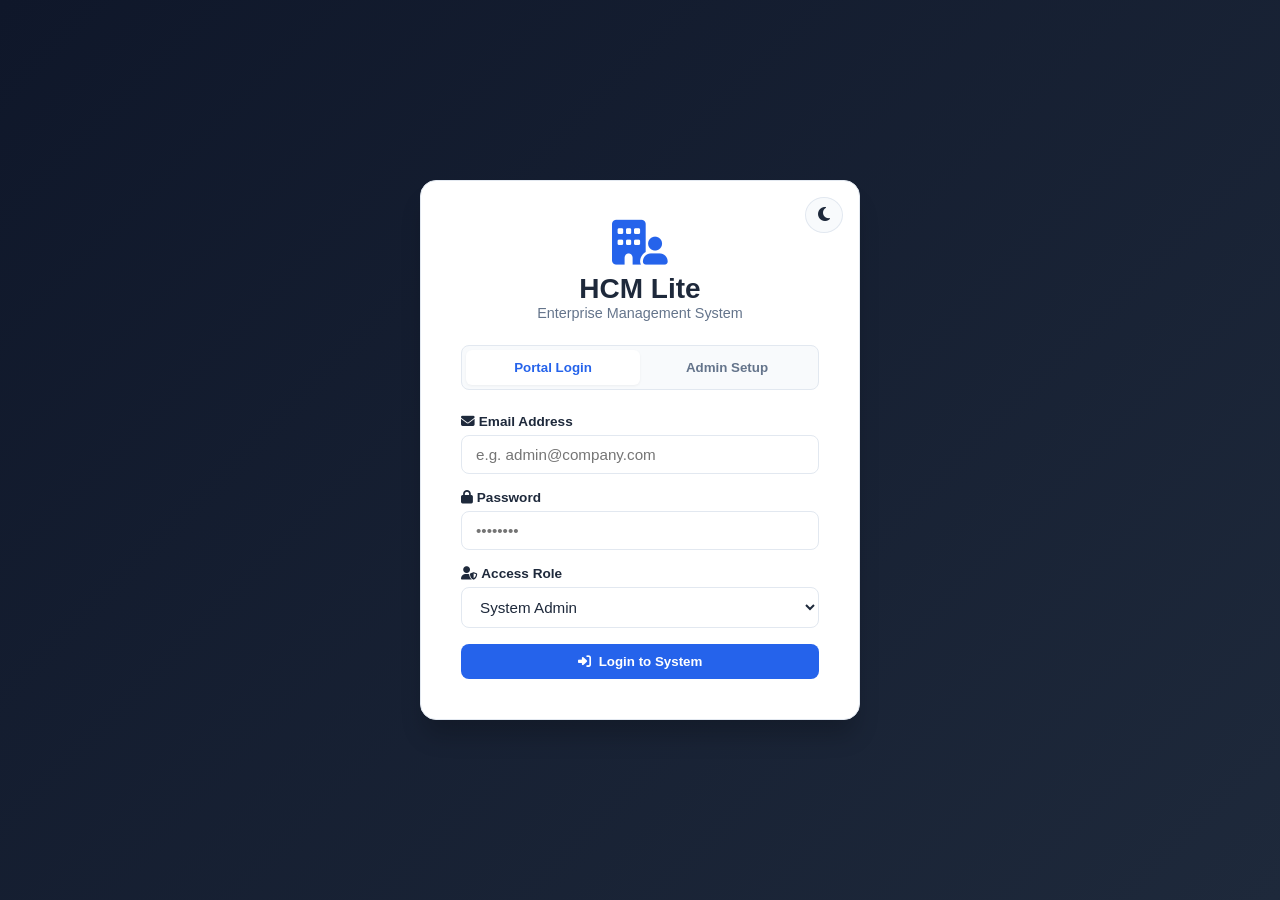
<file: index.html>
<!DOCTYPE html>
<html lang="en">
<head>
    <meta charset="UTF-8">
    <meta name="viewport" content="width=device-width, initial-scale=1.0">
    <title>HCM Lite - Login & First Run Setup</title>
    <link rel="stylesheet" href="css/style.css">
    <link rel="stylesheet" href="https://cdnjs.cloudflare.com/ajax/libs/font-awesome/6.4.0/css/all.min.css">
</head>
<body class="auth-body">
    <div class="auth-card">
        <button id="theme-toggle-btn" class="theme-toggle-fixed" title="Toggle Theme">
            <i class="fa-solid fa-moon"></i>
        </button>

        <div class="auth-header">
            <i class="fa-solid fa-building-user auth-logo"></i>
            <h1>HCM Lite</h1>
            <p>Enterprise Management System</p>
        </div>

        <div class="tab-container">
            <button class="tab-btn active" id="tab-login" onclick="switchAuthTab('login')">Portal Login</button>
            <button class="tab-btn" id="tab-setup" onclick="switchAuthTab('setup')">Admin Setup</button>
        </div>

        <form id="login-form" class="auth-form">
            <div class="form-group">
                <label><i class="fa-solid fa-envelope"></i> Email Address</label>
                <input type="email" id="login-email" placeholder="e.g. admin@company.com" required>
            </div>
            <div class="form-group">
                <label><i class="fa-solid fa-lock"></i> Password</label>
                <input type="password" id="login-password" placeholder="••••••••" required>
            </div>
            <div class="form-group">
                <label><i class="fa-solid fa-user-shield"></i> Access Role</label>
                <select id="login-role" required>
                    <option value="admin">System Admin</option>
                    <option value="hr">HR Manager</option>
                    <option value="employee">Employee</option>
                </select>
            </div>
            <button type="submit" class="btn btn-primary btn-block"><i class="fa-solid fa-right-to-bracket"></i> Login to System</button>
        </form>

        <form id="setup-form" class="auth-form hidden">
            <div class="form-group">
                <label><i class="fa-solid fa-building"></i> Company Name</label>
                <input type="text" id="setup-company" placeholder="e.g. Saylani Tech Solutions" required>
            </div>
            <div class="form-group">
                <label><i class="fa-solid fa-user"></i> Admin Full Name</label>
                <input type="text" id="setup-admin-name" placeholder="Full Name" required>
            </div>
            <div class="form-group">
                <label><i class="fa-solid fa-envelope"></i> Admin Email</label>
                <input type="email" id="setup-admin-email" placeholder="admin@company.com" required>
            </div>
            <div class="form-group">
                <label><i class="fa-solid fa-lock"></i> Master Password</label>
                <input type="password" id="setup-admin-pass" placeholder="••••••••" required>
            </div>
            <button type="submit" class="btn btn-success btn-block"><i class="fa-solid fa-gears"></i> Initialize System</button>
        </form>
    </div>

    <script src="js/storage.js"></script>
    <script src="js/theme.js"></script>
    <script src="js/auth.js"></script>
</body>
</html>
</file>
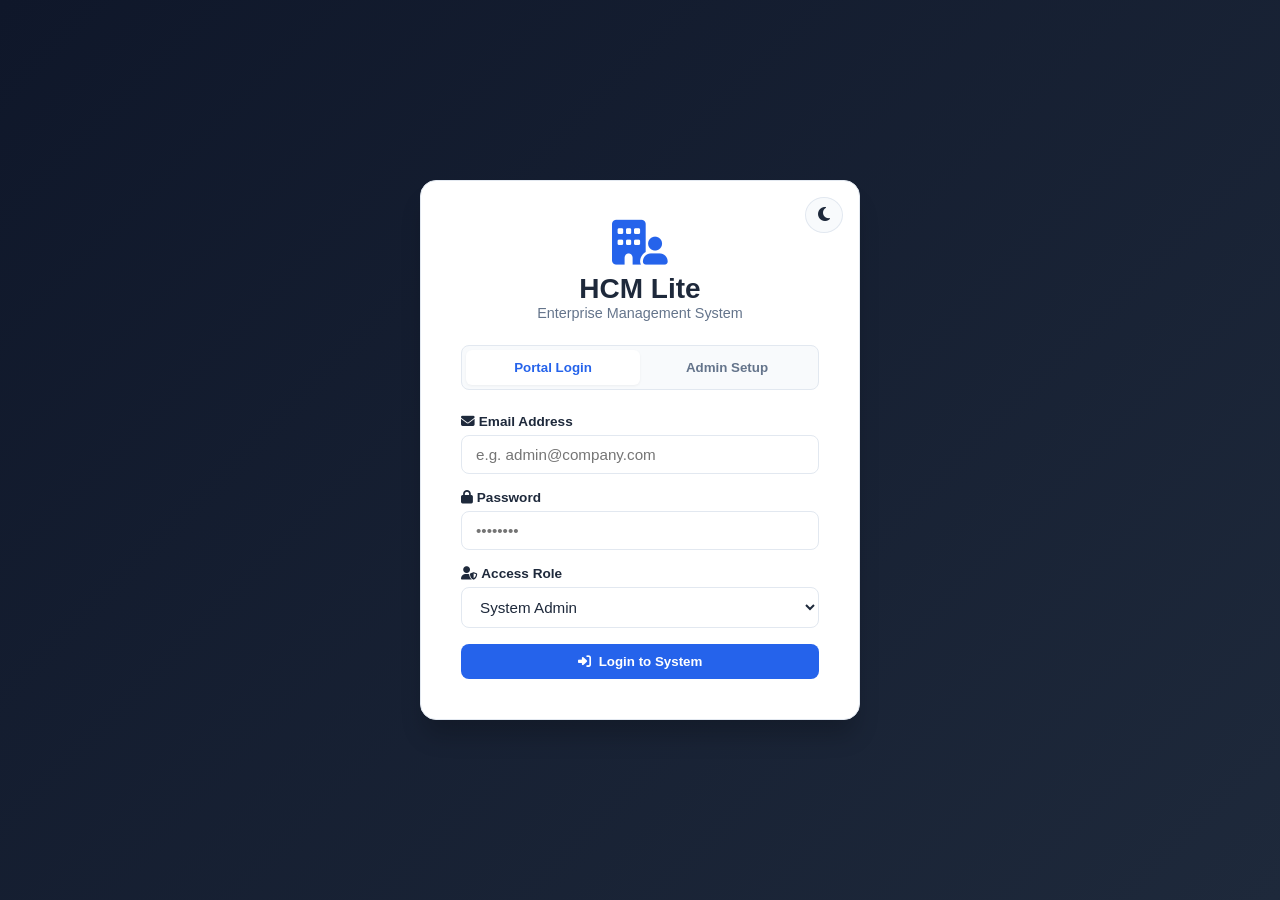
<file: pages/admin.html>
<!DOCTYPE html>
<html lang="en">
<head>
    <meta charset="UTF-8">
    <meta name="viewport" content="width=device-width, initial-scale=1.0">
    <title>Executive Control Panel - HCM Lite</title>
    <link rel="stylesheet" href="../css/style.css">
    <link rel="stylesheet" href="https://cdnjs.cloudflare.com/ajax/libs/font-awesome/6.4.0/css/all.min.css">
</head>
<body>
    <div class="dashboard-container">
        <nav class="sidebar">
            <div class="brand">
                <i class="fa-solid fa-building-user brand-icon"></i>
                <h2>HCM Lite <span class="role-badge">Admin</span></h2>
            </div>
            
            <ul class="nav-links">
                <li><a href="admin.html" class="active"><i class="fa-solid fa-chart-pie"></i> Executive Overview</a></li>
                <li><a href="employees.html"><i class="fa-solid fa-users-gear"></i> Manage HR & Staff</a></li>
                <li><a href="leaves.html"><i class="fa-solid fa-clipboard-check"></i> Leave Governance</a></li>
                <li><a href="settings.html"><i class="fa-solid fa-sliders"></i> System Settings</a></li>
            </ul>

            <div class="user-profile-summary">
                <div class="user-avatar"><i class="fa-solid fa-user-shield"></i></div>
                <div class="user-info">
                    <span id="user-display-name">Super Admin</span>
                    <small>System Administrator</small>
                </div>
                <a href="../index.html" class="logout-btn" title="Logout"><i class="fa-solid fa-arrow-right-from-bracket"></i></a>
            </div>
        </nav>

        <main class="main-content">
            <header class="top-bar">
                <div class="header-title">
                    <h1>Executive Control Panel</h1>
                    <p>Overview of HR Managers, Workforce Stats & Governance</p>
                </div>
                <div class="top-bar-right">
                    <button class="theme-toggle-btn" title="Toggle Dark/Light Mode">
                        <i class="fa-solid fa-moon"></i> <span>Dark Mode</span>
                    </button>
                    <div class="live-date">
                        <i class="fa-regular fa-calendar"></i> Today: <span id="current-date">--</span>
                    </div>
                </div>
            </header>

            <section class="cards-grid">
                <div class="card card-purple">
                    <div class="card-icon"><i class="fa-solid fa-user-gear"></i></div>
                    <div class="card-data">
                        <h3>HR Managers</h3>
                        <p id="total-hr-count">1</p>
                    </div>
                </div>
                <div class="card card-blue">
                    <div class="card-icon"><i class="fa-solid fa-users"></i></div>
                    <div class="card-data">
                        <h3>Total Employees</h3>
                        <p id="total-emp-count">5</p>
                    </div>
                </div>
                <div class="card card-green">
                    <div class="card-icon"><i class="fa-solid fa-user-check"></i></div>
                    <div class="card-data">
                        <h3>Present Today</h3>
                        <p id="present-count">4</p>
                    </div>
                </div>
                <div class="card card-orange">
                    <div class="card-icon"><i class="fa-solid fa-user-clock"></i></div>
                    <div class="card-data">
                        <h3>On Leave / Late</h3>
                        <p id="leave-late-count">1 / 0</p>
                    </div>
                </div>
            </section>

            <section class="dashboard-grid">
                <div class="panel-box">
                    <div class="panel-header">
                        <h2><i class="fa-solid fa-sitemap"></i> HR Managers & Department Control</h2>
                        <a href="employees.html" class="btn btn-primary"><i class="fa-solid fa-plus"></i> Add HR Manager</a>
                    </div>
                    <table>
                        <thead>
                            <tr>
                                <th>HR Manager</th>
                                <th>Department</th>
                                <th>Employees</th>
                                <th>Status</th>
                            </tr>
                        </thead>
                        <tbody id="hr-table-body">
                        </tbody>
                    </table>
                </div>

                <div class="panel-box smart-helper-panel">
                    <div class="panel-header">
                        <h2><i class="fa-solid fa-robot"></i> Executive AI Bot</h2>
                    </div>
                    <div id="chat-box" class="chat-container">
                        <div class="chat-message bot">
                            <i class="fa-solid fa-robot"></i>
                            <div class="msg-content">Welcome Admin! Ask me about HR status or employee records.</div>
                        </div>
                    </div>
                    <div class="chat-input-bar">
                        <input type="text" id="chat-input" placeholder="Type question...">
                        <button id="send-chat-btn" class="btn btn-primary"><i class="fa-solid fa-paper-plane"></i></button>
                    </div>
                </div>
            </section>
        </main>
    </div>

    <script src="../js/storage.js"></script>
    <script src="../js/theme.js"></script>
    <script src="../js/admin.js"></script>
    <script src="../js/helper.js"></script>
</body>
</html>
</file>
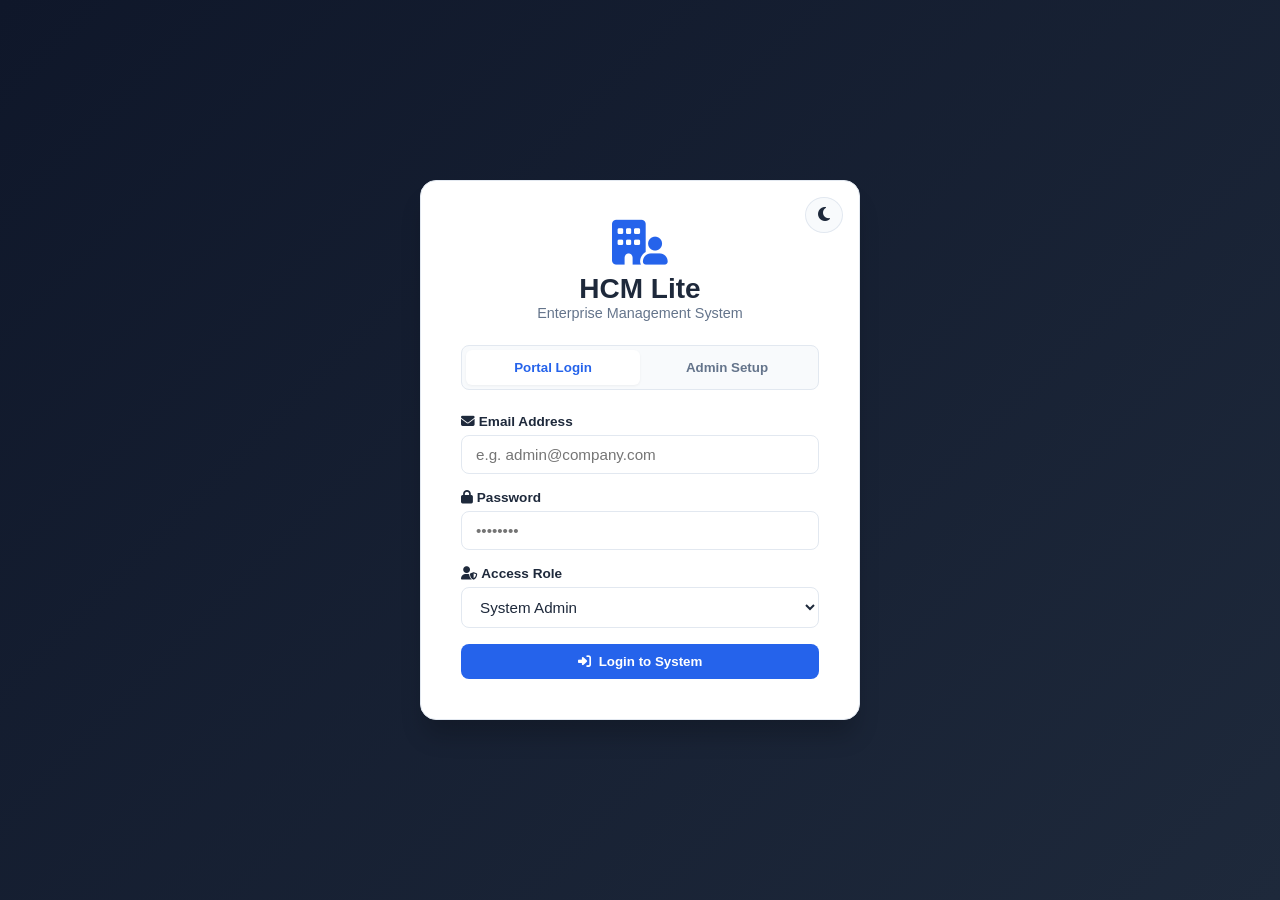
<file: pages/employee.html>
<!DOCTYPE html>
<html lang="en">
<head>
    <meta charset="UTF-8">
    <meta name="viewport" content="width=device-width, initial-scale=1.0">
    <title>Employee Portal - HCM Lite</title>
    <link rel="stylesheet" href="../css/style.css">
    <link rel="stylesheet" href="https://cdnjs.cloudflare.com/ajax/libs/font-awesome/6.4.0/css/all.min.css">
</head>
<body>
    <div class="dashboard-container">
        <nav class="sidebar">
            <div class="brand">
                <i class="fa-solid fa-building-user brand-icon"></i>
                <h2>HCM Lite <span class="role-badge">Staff</span></h2>
            </div>
            <ul class="nav-links">
                <li><a href="employee.html" class="active"><i class="fa-solid fa-house-user"></i> My Portal</a></li>
                <li><a href="payslip.html"><i class="fa-solid fa-file-invoice-dollar"></i> My Payslip</a></li>
            </ul>
            <div class="user-profile-summary">
                <div class="user-avatar"><i class="fa-solid fa-user"></i></div>
                <div class="user-info">
                    <span id="emp-portal-name">Employee</span>
                    <small id="emp-portal-dept">Department</small>
                </div>
                <a href="../index.html" class="logout-btn"><i class="fa-solid fa-arrow-right-from-bracket"></i></a>
            </div>
        </nav>

        <main class="main-content">
            <header class="top-bar">
                <div class="header-title">
                    <h1>Employee Self-Service</h1>
                    <p>Mark daily attendance and apply for leaves</p>
                </div>
                <div class="top-bar-right">
                    <button class="theme-toggle-btn" title="Toggle Dark/Light Mode">
                        <i class="fa-solid fa-moon"></i> <span>Dark Mode</span>
                    </button>
                </div>
            </header>

            <div class="cards-grid">
                <div class="card card-blue">
                    <div class="card-icon"><i class="fa-solid fa-clock"></i></div>
                    <div class="card-data">
                        <h3>Attendance Status</h3>
                        <p id="today-status">Not Checked In</p>
                    </div>
                </div>
                <div class="card card-green">
                    <div class="card-icon"><i class="fa-solid fa-umbrella-beach"></i></div>
                    <div class="card-data">
                        <h3>Leave Balance</h3>
                        <p id="leave-balance-count">12 Days</p>
                    </div>
                </div>
            </div>

            <div class="dashboard-grid">
                <div class="panel-box">
                    <div class="panel-header">
                        <h2><i class="fa-solid fa-camera"></i> Attendance Check-In / Out</h2>
                    </div>
                    <p style="margin-bottom: 16px; color: var(--text-muted);">Simulated office zone camera detection.</p>
                    <div style="display: flex; gap: 12px;">
                        <button id="checkin-btn" class="btn btn-success"><i class="fa-solid fa-right-to-bracket"></i> Check In</button>
                        <button id="checkout-btn" class="btn btn-danger"><i class="fa-solid fa-right-from-bracket"></i> Check Out</button>
                    </div>
                </div>

                <div class="panel-box">
                    <div class="panel-header">
                        <h2><i class="fa-solid fa-pen-to-square"></i> Apply Leave</h2>
                    </div>
                    <form id="apply-leave-form">
                        <div class="form-group">
                            <label>From Date</label>
                            <input type="date" id="leave-from" required>
                        </div>
                        <div class="form-group">
                            <label>To Date</label>
                            <input type="date" id="leave-to" required>
                        </div>
                        <div class="form-group">
                            <label>Reason</label>
                            <input type="text" id="leave-reason" placeholder="Sick / Family Event" required>
                        </div>
                        <button type="submit" class="btn btn-primary btn-block">Submit Application</button>
                    </form>
                </div>
            </div>
        </main>
    </div>

    <script src="../js/storage.js"></script>
    <script src="../js/theme.js"></script>
    <script src="../js/employee.js"></script>
</body>
</html>
</file>
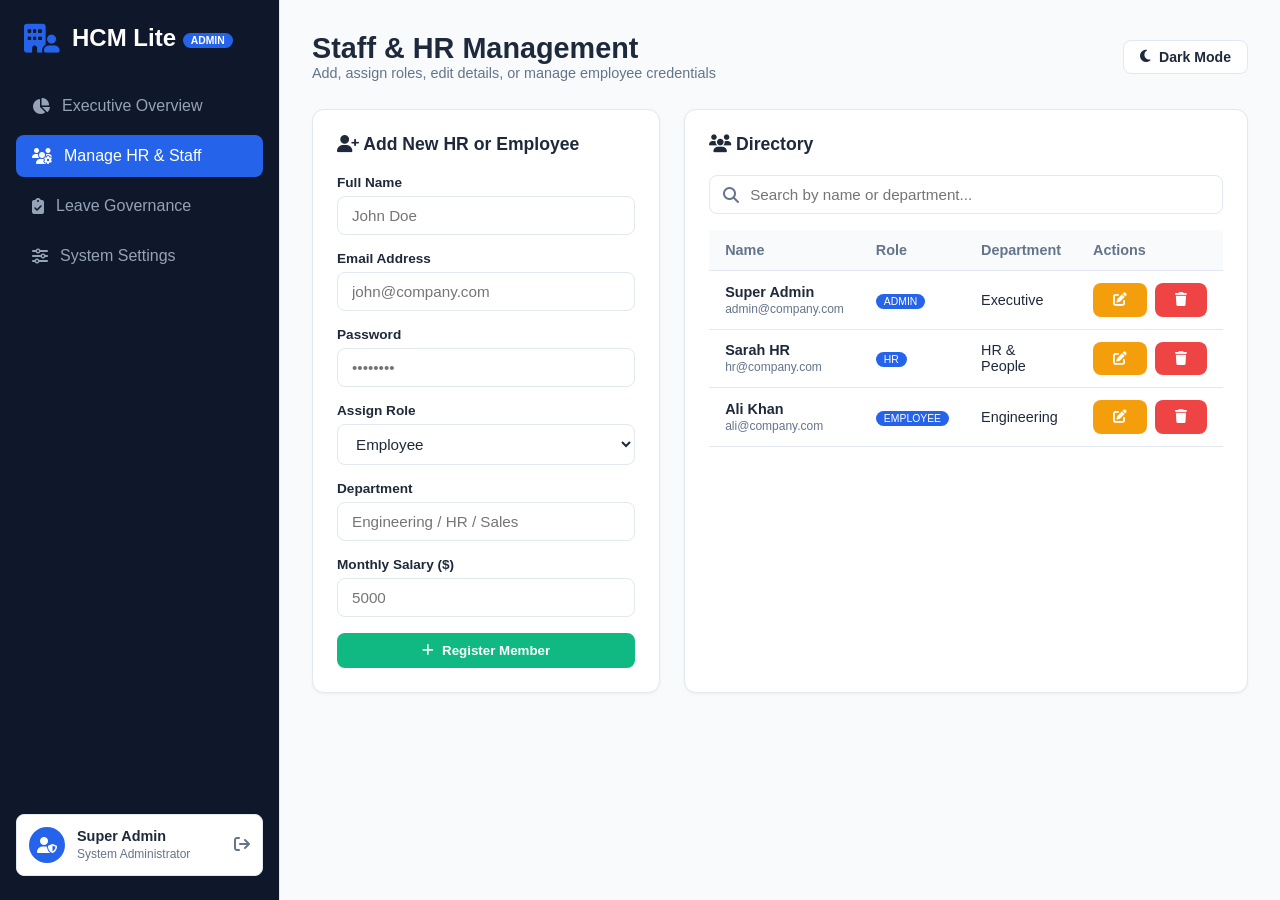
<file: pages/employees.html>
<!DOCTYPE html>
<html lang="en">
<head>
    <meta charset="UTF-8">
    <meta name="viewport" content="width=device-width, initial-scale=1.0">
    <title>Employee & HR Management - HCM Lite</title>
    <link rel="stylesheet" href="../css/style.css">
    <link rel="stylesheet" href="https://cdnjs.cloudflare.com/ajax/libs/font-awesome/6.4.0/css/all.min.css">
</head>
<body>
    <div class="dashboard-container">
        <nav class="sidebar">
            <div class="brand">
                <i class="fa-solid fa-building-user brand-icon"></i>
                <h2>HCM Lite <span class="role-badge">Admin</span></h2>
            </div>
            
            <ul class="nav-links">
                <li><a href="admin.html"><i class="fa-solid fa-chart-pie"></i> Executive Overview</a></li>
                <li><a href="employees.html" class="active"><i class="fa-solid fa-users-gear"></i> Manage HR & Staff</a></li>
                <li><a href="leaves.html"><i class="fa-solid fa-clipboard-check"></i> Leave Governance</a></li>
                <li><a href="settings.html"><i class="fa-solid fa-sliders"></i> System Settings</a></li>
            </ul>

            <div class="user-profile-summary">
                <div class="user-avatar"><i class="fa-solid fa-user-shield"></i></div>
                <div class="user-info">
                    <span id="user-display-name">Super Admin</span>
                    <small>System Administrator</small>
                </div>
                <a href="../index.html" class="logout-btn" title="Logout"><i class="fa-solid fa-arrow-right-from-bracket"></i></a>
            </div>
        </nav>

        <main class="main-content">
            <header class="top-bar">
                <div class="header-title">
                    <h1>Staff & HR Management</h1>
                    <p>Add, assign roles, edit details, or manage employee credentials</p>
                </div>
                <div class="top-bar-right">
                    <button class="theme-toggle-btn" title="Toggle Dark/Light Mode">
                        <i class="fa-solid fa-moon"></i> <span>Dark Mode</span>
                    </button>
                </div>
            </header>

            <div class="dashboard-grid">
                <!-- Add Member Form -->
                <div class="panel-box">
                    <div class="panel-header">
                        <h2><i class="fa-solid fa-user-plus"></i> Add New HR or Employee</h2>
                    </div>
                    <form id="add-user-form">
                        <div class="form-group">
                            <label>Full Name</label>
                            <input type="text" id="user-name" placeholder="John Doe" required>
                        </div>
                        <div class="form-group">
                            <label>Email Address</label>
                            <input type="email" id="user-email" placeholder="john@company.com" required>
                        </div>
                        <div class="form-group">
                            <label>Password</label>
                            <input type="password" id="user-pass" placeholder="••••••••" required>
                        </div>
                        <div class="form-group">
                            <label>Assign Role</label>
                            <select id="user-role" required>
                                <option value="employee">Employee</option>
                                <option value="hr">HR Manager</option>
                            </select>
                        </div>
                        <div class="form-group">
                            <label>Department</label>
                            <input type="text" id="user-dept" placeholder="Engineering / HR / Sales" required>
                        </div>
                        <div class="form-group">
                            <label>Monthly Salary ($)</label>
                            <input type="number" id="user-salary" placeholder="5000" required>
                        </div>
                        <button type="submit" class="btn btn-success btn-block"><i class="fa-solid fa-plus"></i> Register Member</button>
                    </form>
                </div>

                <!-- Directory with Live Search & Actions -->
                <div class="panel-box">
                    <div class="panel-header">
                        <h2><i class="fa-solid fa-users"></i> Directory</h2>
                    </div>

                    <!-- Live Search Input -->
                    <div class="search-box-wrapper">
                        <i class="fa-solid fa-magnifying-glass"></i>
                        <input type="text" id="search-input" class="search-input" placeholder="Search by name or department...">
                    </div>

                    <table>
                        <thead>
                            <tr>
                                <th>Name</th>
                                <th>Role</th>
                                <th>Department</th>
                                <th>Actions</th>
                            </tr>
                        </thead>
                        <tbody id="user-directory-body">
                        </tbody>
                    </table>
                </div>
            </div>
        </main>
    </div>

    <!-- Edit User Modal Popup -->
    <div id="edit-modal" class="modal hidden">
        <div class="modal-content">
            <div class="modal-header">
                <h3><i class="fa-solid fa-user-pen"></i> Edit Member Details</h3>
                <button class="close-btn" onclick="closeEditModal()">&times;</button>
            </div>
            <form id="edit-user-form">
                <input type="hidden" id="edit-user-id">
                <div class="form-group">
                    <label>Full Name</label>
                    <input type="text" id="edit-user-name" required>
                </div>
                <div class="form-group">
                    <label>Email Address</label>
                    <input type="email" id="edit-user-email" required>
                </div>
                <div class="form-group">
                    <label>Assign Role</label>
                    <select id="edit-user-role" required>
                        <option value="employee">Employee</option>
                        <option value="hr">HR Manager</option>
                        <option value="admin">System Admin</option>
                    </select>
                </div>
                <div class="form-group">
                    <label>Department</label>
                    <input type="text" id="edit-user-dept" required>
                </div>
                <div class="form-group">
                    <label>Monthly Salary ($)</label>
                    <input type="number" id="edit-user-salary" required>
                </div>
                <button type="submit" class="btn btn-primary btn-block"><i class="fa-solid fa-floppy-disk"></i> Save Changes</button>
            </form>
        </div>
    </div>

    <script src="../js/storage.js"></script>
    <script src="../js/theme.js"></script>
    <script src="../js/employees.js"></script>
</body>
</html>
</file>
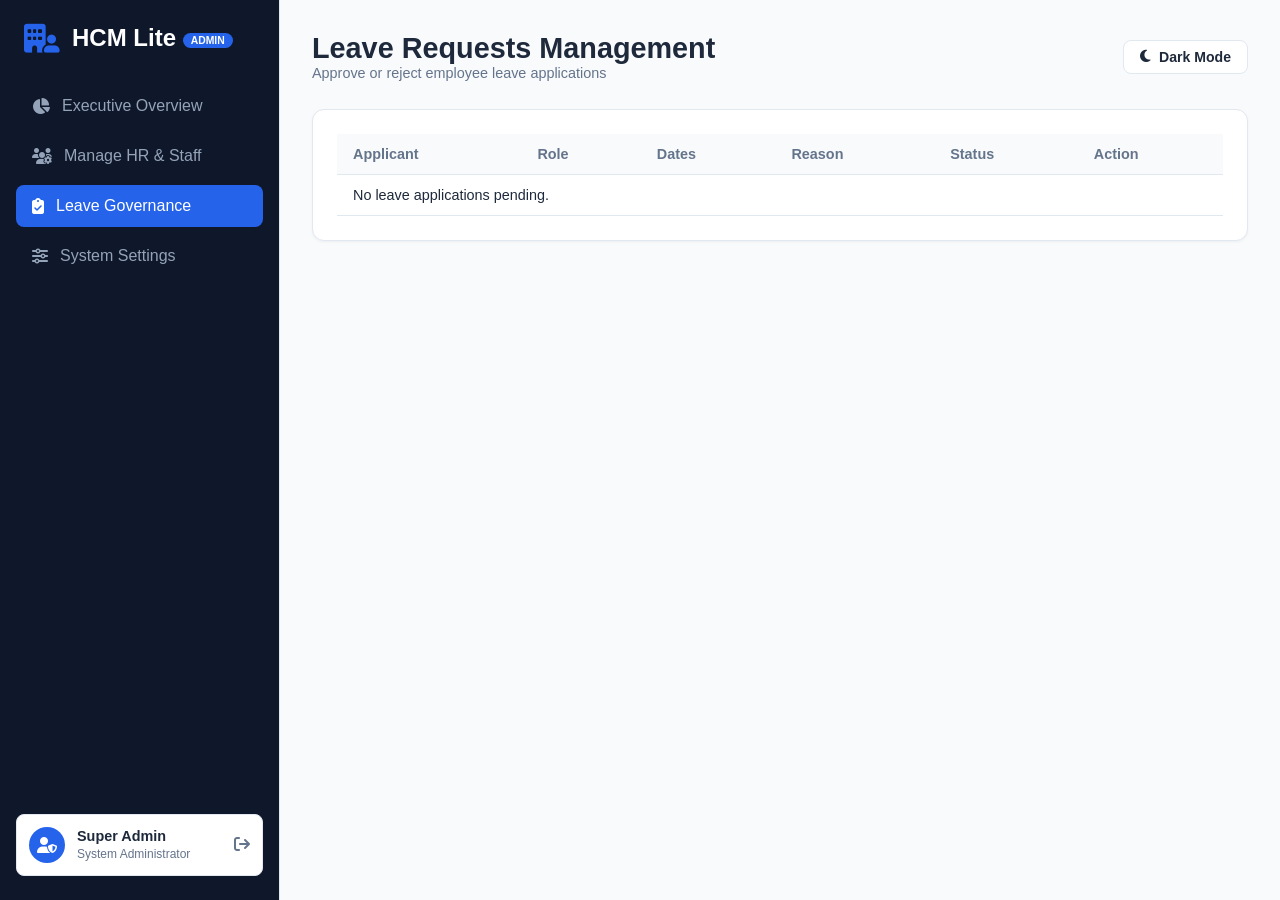
<file: pages/leaves.html>
<!DOCTYPE html>
<html lang="en">
<head>
    <meta charset="UTF-8">
    <title>Leave Governance - HCM Lite</title>
    <link rel="stylesheet" href="../css/style.css">
    <link rel="stylesheet" href="https://cdnjs.cloudflare.com/ajax/libs/font-awesome/6.4.0/css/all.min.css">
</head>
<body>
    <div class="dashboard-container">
        <nav class="sidebar">
            <div class="brand">
                <i class="fa-solid fa-building-user brand-icon"></i>
                <h2>HCM Lite <span class="role-badge">Admin</span></h2>
            </div>
            
            <ul class="nav-links">
                <li><a href="admin.html"><i class="fa-solid fa-chart-pie"></i> Executive Overview</a></li>
                <li><a href="employees.html"><i class="fa-solid fa-users-gear"></i> Manage HR & Staff</a></li>
                <li><a href="leaves.html" class="active"><i class="fa-solid fa-clipboard-check"></i> Leave Governance</a></li>
                <li><a href="settings.html"><i class="fa-solid fa-sliders"></i> System Settings</a></li>
            </ul>

            <div class="user-profile-summary">
                <div class="user-avatar"><i class="fa-solid fa-user-shield"></i></div>
                <div class="user-info">
                    <span id="user-display-name">Super Admin</span>
                    <small>System Administrator</small>
                </div>
                <a href="../index.html" class="logout-btn" title="Logout"><i class="fa-solid fa-arrow-right-from-bracket"></i></a>
            </div>
        </nav>

        <main class="main-content">
            <header class="top-bar">
                <div class="header-title">
                    <h1>Leave Requests Management</h1>
                    <p>Approve or reject employee leave applications</p>
                </div>
                <div class="top-bar-right">
                    <button class="theme-toggle-btn" title="Toggle Dark/Light Mode">
                        <i class="fa-solid fa-moon"></i> <span>Dark Mode</span>
                    </button>
                </div>
            </header>
            <div class="panel-box">
                <table>
                    <thead>
                        <tr>
                            <th>Applicant</th>
                            <th>Role</th>
                            <th>Dates</th>
                            <th>Reason</th>
                            <th>Status</th>
                            <th>Action</th>
                        </tr>
                    </thead>
                    <tbody id="leave-requests-body">
                    </tbody>
                </table>
            </div>
        </main>
    </div>
    <script src="../js/storage.js"></script>
    <script src="../js/theme.js"></script>
    <script src="../js/leave.js"></script>
</body>
</html>
</file>
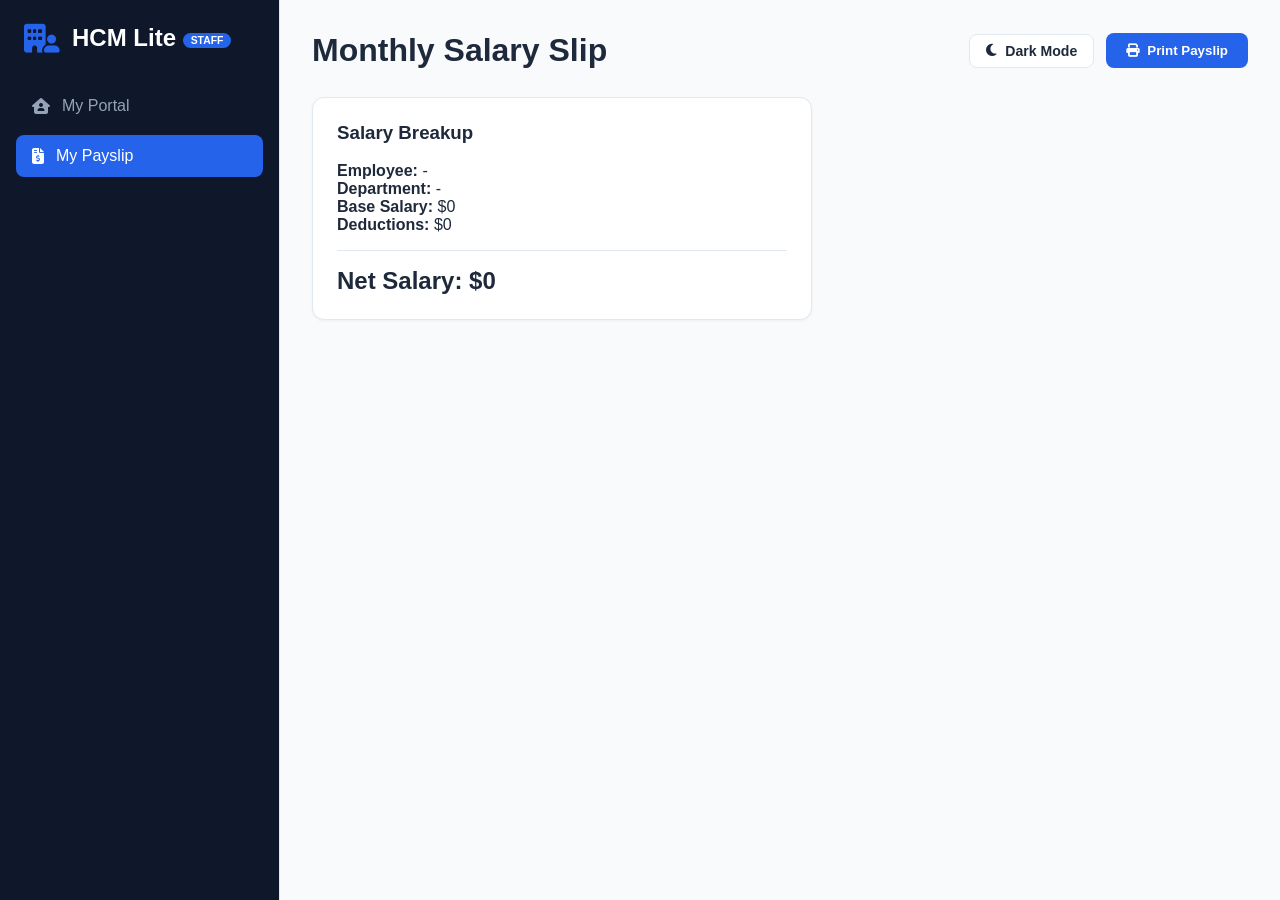
<file: pages/payslip.html>
<!DOCTYPE html>
<html lang="en">
<head>
    <meta charset="UTF-8">
    <title>Monthly Payslip - HCM Lite</title>
    <link rel="stylesheet" href="../css/style.css">
    <link rel="stylesheet" href="https://cdnjs.cloudflare.com/ajax/libs/font-awesome/6.4.0/css/all.min.css">
</head>
<body>
    <div class="dashboard-container">
        <nav class="sidebar">
            <div class="brand">
                <i class="fa-solid fa-building-user brand-icon"></i>
                <h2>HCM Lite <span class="role-badge">Staff</span></h2>
            </div>
            <ul class="nav-links">
                <li><a href="employee.html"><i class="fa-solid fa-house-user"></i> My Portal</a></li>
                <li><a href="payslip.html" class="active"><i class="fa-solid fa-file-invoice-dollar"></i> My Payslip</a></li>
            </ul>
        </nav>
        <main class="main-content">
            <header class="top-bar">
                <h1>Monthly Salary Slip</h1>
                <div class="top-bar-right">
                    <button class="theme-toggle-btn" title="Toggle Dark/Light Mode">
                        <i class="fa-solid fa-moon"></i> <span>Dark Mode</span>
                    </button>
                    <button class="btn btn-primary" onclick="window.print()"><i class="fa-solid fa-print"></i> Print Payslip</button>
                </div>
            </header>
            <div class="panel-box" style="max-width: 500px;">
                <h3>Salary Breakup</h3>
                <br>
                <p><strong>Employee:</strong> <span id="slip-name">-</span></p>
                <p><strong>Department:</strong> <span id="slip-dept">-</span></p>
                <p><strong>Base Salary:</strong> $<span id="slip-base">0</span></p>
                <p><strong>Deductions:</strong> $<span id="slip-deduct">0</span></p>
                <hr style="margin: 16px 0; border: 0; border-top: 1px solid var(--border-color);">
                <h2>Net Salary: $<span id="slip-net">0</span></h2>
            </div>
        </main>
    </div>
    <script src="../js/storage.js"></script>
    <script src="../js/theme.js"></script>
    <script src="../js/payslip.js"></script>
</body>
</html>
</file>
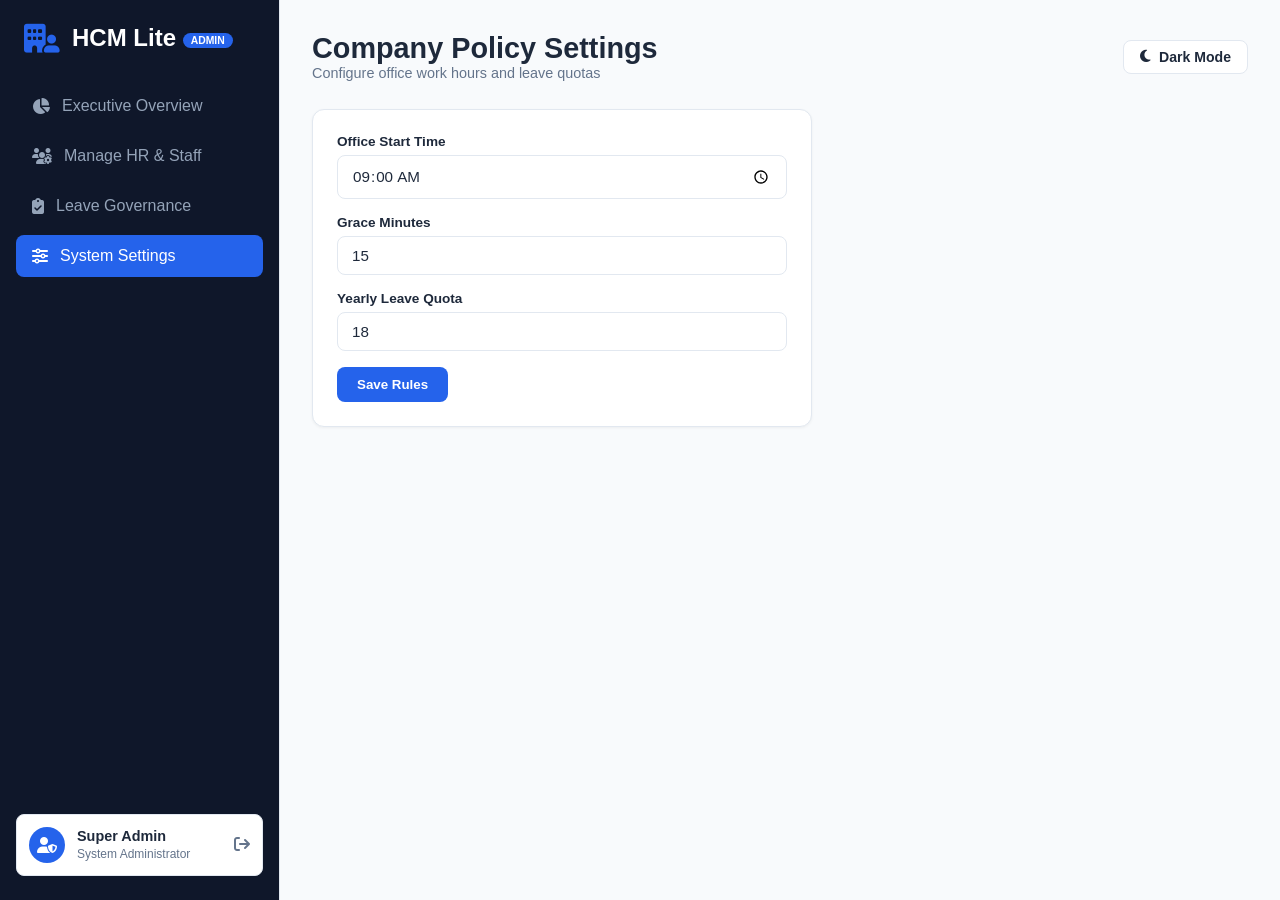
<file: pages/settings.html>
<!DOCTYPE html>
<html lang="en">
<head>
    <meta charset="UTF-8">
    <title>Company Policies - HCM Lite</title>
    <link rel="stylesheet" href="../css/style.css">
    <link rel="stylesheet" href="https://cdnjs.cloudflare.com/ajax/libs/font-awesome/6.4.0/css/all.min.css">
</head>
<body>
    <div class="dashboard-container">
        <nav class="sidebar">
            <div class="brand">
                <i class="fa-solid fa-building-user brand-icon"></i>
                <h2>HCM Lite <span class="role-badge">Admin</span></h2>
            </div>
            
            <ul class="nav-links">
                <li><a href="admin.html"><i class="fa-solid fa-chart-pie"></i> Executive Overview</a></li>
                <li><a href="employees.html"><i class="fa-solid fa-users-gear"></i> Manage HR & Staff</a></li>
                <li><a href="leaves.html"><i class="fa-solid fa-clipboard-check"></i> Leave Governance</a></li>
                <li><a href="settings.html" class="active"><i class="fa-solid fa-sliders"></i> System Settings</a></li>
            </ul>

            <div class="user-profile-summary">
                <div class="user-avatar"><i class="fa-solid fa-user-shield"></i></div>
                <div class="user-info">
                    <span id="user-display-name">Super Admin</span>
                    <small>System Administrator</small>
                </div>
                <a href="../index.html" class="logout-btn" title="Logout"><i class="fa-solid fa-arrow-right-from-bracket"></i></a>
            </div>
        </nav>

        <main class="main-content">
            <header class="top-bar">
                <div class="header-title">
                    <h1>Company Policy Settings</h1>
                    <p>Configure office work hours and leave quotas</p>
                </div>
                <div class="top-bar-right">
                    <button class="theme-toggle-btn" title="Toggle Dark/Light Mode">
                        <i class="fa-solid fa-moon"></i> <span>Dark Mode</span>
                    </button>
                </div>
            </header>
            <div class="panel-box" style="max-width: 500px;">
                <form id="settings-form">
                    <div class="form-group">
                        <label>Office Start Time</label>
                        <input type="time" id="start-time" value="09:00" required>
                    </div>
                    <div class="form-group">
                        <label>Grace Minutes</label>
                        <input type="number" id="grace-mins" value="15" required>
                    </div>
                    <div class="form-group">
                        <label>Yearly Leave Quota</label>
                        <input type="number" id="quota" value="18" required>
                    </div>
                    <button type="submit" class="btn btn-primary">Save Rules</button>
                </form>
            </div>
        </main>
    </div>
    <script src="../js/storage.js"></script>
    <script src="../js/theme.js"></script>
    <script src="../js/settings.js"></script>
</body>
</html>
</file>
<file: css/style.css>
/* Modern High-End Enterprise Theme with Dark Mode & Modal Styling */
:root {
    --primary: #2563eb;
    --primary-dark: #1d4ed8;
    --secondary: #0f172a;
    --bg-light: #f8fafc;
    --card-bg: #ffffff;
    --text-dark: #1e293b;
    --text-muted: #64748b;
    --border-color: #e2e8f0;
    --success: #10b981;
    --warning: #f59e0b;
    --danger: #ef4444;
    --purple: #8b5cf6;
    --input-bg: #ffffff;
    --shadow-color: rgba(0, 0, 0, 0.05);
}

[data-theme="dark"] {
    --primary: #3b82f6;
    --primary-dark: #2563eb;
    --secondary: #020617;
    --bg-light: #0f172a;
    --card-bg: #1e293b;
    --text-dark: #f8fafc;
    --text-muted: #94a3b8;
    --border-color: #334155;
    --input-bg: #0f172a;
    --shadow-color: rgba(0, 0, 0, 0.3);
}

* {
    margin: 0;
    padding: 0;
    box-sizing: border-box;
    font-family: 'Inter', -apple-system, BlinkMacSystemFont, "Segoe UI", Roboto, sans-serif;
}

body {
    background-color: var(--bg-light);
    color: var(--text-dark);
    transition: background-color 0.3s ease, color 0.3s ease;
}

.auth-body {
    display: flex;
    justify-content: center;
    align-items: center;
    min-height: 100vh;
    background: linear-gradient(135deg, #0f172a 0%, #1e293b 100%);
}

.auth-card {
    position: relative;
    background: var(--card-bg);
    width: 100%;
    max-width: 440px;
    padding: 40px;
    border-radius: 16px;
    box-shadow: 0 20px 25px -5px rgba(0, 0, 0, 0.2);
    border: 1px solid var(--border-color);
}

.theme-toggle-fixed {
    position: absolute;
    top: 16px;
    right: 16px;
    background: var(--bg-light);
    color: var(--text-dark);
    border: 1px solid var(--border-color);
    padding: 8px 12px;
    border-radius: 50%;
    cursor: pointer;
    font-size: 1rem;
    transition: all 0.2s;
}

.theme-toggle-fixed:hover {
    background: var(--primary);
    color: #ffffff;
}

.auth-header {
    text-align: center;
    margin-bottom: 24px;
}

.auth-logo {
    font-size: 2.8rem;
    color: var(--primary);
    margin-bottom: 8px;
}

.auth-header h1 {
    font-size: 1.75rem;
    color: var(--text-dark);
}

.auth-header p {
    color: var(--text-muted);
    font-size: 0.9rem;
}

.tab-container {
    display: flex;
    background: var(--bg-light);
    padding: 4px;
    border-radius: 8px;
    margin-bottom: 24px;
    border: 1px solid var(--border-color);
}

.tab-btn {
    flex: 1;
    padding: 10px;
    border: none;
    background: transparent;
    cursor: pointer;
    border-radius: 6px;
    font-weight: 600;
    color: var(--text-muted);
    transition: all 0.2s;
}

.tab-btn.active {
    background: var(--card-bg);
    color: var(--primary);
    box-shadow: 0 1px 3px var(--shadow-color);
}

.dashboard-container {
    display: flex;
    min-height: 100vh;
}

.sidebar {
    width: 280px;
    background: var(--secondary);
    color: #ffffff;
    padding: 24px 16px;
    display: flex;
    flex-direction: column;
    border-right: 1px solid var(--border-color);
}

.brand {
    display: flex;
    align-items: center;
    gap: 12px;
    margin-bottom: 32px;
    padding: 0 8px;
}

.brand-icon {
    font-size: 1.8rem;
    color: var(--primary);
}

.role-badge {
    background: var(--primary);
    color: #ffffff;
    font-size: 0.65rem;
    padding: 2px 8px;
    border-radius: 12px;
    vertical-align: middle;
    text-transform: uppercase;
}

.nav-links {
    list-style: none;
    flex: 1;
}

.nav-links li {
    margin-bottom: 8px;
}

.nav-links a {
    display: flex;
    align-items: center;
    gap: 12px;
    padding: 12px 16px;
    color: #94a3b8;
    text-decoration: none;
    border-radius: 8px;
    font-weight: 500;
    transition: all 0.2s;
}

.nav-links a:hover, .nav-links a.active {
    background: #1e293b;
    color: #ffffff;
}

[data-theme="dark"] .nav-links a:hover, [data-theme="dark"] .nav-links a.active {
    background: #334155;
}

.nav-links a.active {
    background: var(--primary);
}

.user-profile-summary {
    display: flex;
    align-items: center;
    gap: 12px;
    padding: 12px;
    background: var(--card-bg);
    border-radius: 8px;
    border: 1px solid var(--border-color);
}

.user-avatar {
    width: 36px;
    height: 36px;
    background: var(--primary);
    color: #ffffff;
    border-radius: 50%;
    display: flex;
    align-items: center;
    justify-content: center;
}

.user-info {
    flex: 1;
    overflow: hidden;
}

.user-info span {
    display: block;
    font-size: 0.9rem;
    font-weight: 600;
    color: var(--text-dark);
    white-space: nowrap;
    text-overflow: ellipsis;
}

.user-info small {
    color: var(--text-muted);
    font-size: 0.75rem;
}

.logout-btn {
    color: var(--text-muted);
    text-decoration: none;
}

.logout-btn:hover {
    color: var(--danger);
}

.main-content {
    flex: 1;
    padding: 32px;
    overflow-y: auto;
}

.top-bar {
    display: flex;
    justify-content: space-between;
    align-items: center;
    margin-bottom: 28px;
}

.header-title h1 {
    font-size: 1.8rem;
    color: var(--text-dark);
}

.header-title p {
    color: var(--text-muted);
    font-size: 0.9rem;
}

.top-bar-right {
    display: flex;
    align-items: center;
    gap: 12px;
}

.theme-toggle-btn {
    background: var(--card-bg);
    color: var(--text-dark);
    border: 1px solid var(--border-color);
    padding: 8px 16px;
    border-radius: 8px;
    cursor: pointer;
    font-weight: 600;
    font-size: 0.88rem;
    display: flex;
    align-items: center;
    gap: 8px;
    transition: all 0.2s;
}

.theme-toggle-btn:hover {
    background: var(--primary);
    color: #ffffff;
}

.live-date {
    background: var(--card-bg);
    color: var(--text-dark);
    padding: 8px 16px;
    border-radius: 8px;
    border: 1px solid var(--border-color);
    font-weight: 500;
    font-size: 0.9rem;
}

.cards-grid {
    display: grid;
    grid-template-columns: repeat(auto-fit, minmax(220px, 1fr));
    gap: 20px;
    margin-bottom: 28px;
}

.card {
    background: var(--card-bg);
    padding: 24px;
    border-radius: 12px;
    border: 1px solid var(--border-color);
    display: flex;
    align-items: center;
    gap: 16px;
    box-shadow: 0 1px 3px var(--shadow-color);
}

.card-icon {
    width: 48px;
    height: 48px;
    border-radius: 10px;
    display: flex;
    align-items: center;
    justify-content: center;
    font-size: 1.4rem;
}

.card-purple .card-icon { background: rgba(139, 92, 246, 0.15); color: var(--purple); }
.card-blue .card-icon { background: rgba(37, 99, 235, 0.15); color: var(--primary); }
.card-green .card-icon { background: rgba(16, 185, 129, 0.15); color: var(--success); }
.card-orange .card-icon { background: rgba(245, 158, 11, 0.15); color: var(--warning); }

.card-data h3 {
    font-size: 0.85rem;
    color: var(--text-muted);
    font-weight: 600;
    text-transform: uppercase;
}

.card-data p {
    font-size: 1.6rem;
    font-weight: 700;
    color: var(--text-dark);
}

.dashboard-grid {
    display: grid;
    grid-template-columns: 2fr 1fr;
    gap: 24px;
}

.panel-box {
    background: var(--card-bg);
    border-radius: 12px;
    border: 1px solid var(--border-color);
    padding: 24px;
    box-shadow: 0 1px 3px var(--shadow-color);
}

.panel-header {
    display: flex;
    justify-content: space-between;
    align-items: center;
    margin-bottom: 20px;
}

.panel-header h2 {
    font-size: 1.1rem;
    color: var(--text-dark);
}

.search-box-wrapper {
    position: relative;
    margin-bottom: 16px;
}

.search-box-wrapper i {
    position: absolute;
    left: 14px;
    top: 50%;
    transform: translateY(-50%);
    color: var(--text-muted);
}

.search-input {
    padding-left: 40px !important;
}

table {
    width: 100%;
    border-collapse: collapse;
}

th, td {
    padding: 12px 16px;
    text-align: left;
    border-bottom: 1px solid var(--border-color);
    font-size: 0.9rem;
    color: var(--text-dark);
}

th {
    background: var(--bg-light);
    color: var(--text-muted);
    font-weight: 600;
}

.action-btns {
    display: flex;
    gap: 8px;
}

.btn-icon {
    padding: 6px 10px;
    font-size: 0.85rem;
    border-radius: 6px;
}

.form-group {
    margin-bottom: 16px;
}

.form-group label {
    display: block;
    font-size: 0.85rem;
    font-weight: 600;
    color: var(--text-dark);
    margin-bottom: 6px;
}

input, select, textarea {
    width: 100%;
    padding: 10px 14px;
    background: var(--input-bg);
    color: var(--text-dark);
    border: 1px solid var(--border-color);
    border-radius: 8px;
    font-size: 0.95rem;
    outline: none;
    transition: border-color 0.2s;
}

input:focus, select:focus, textarea:focus {
    border-color: var(--primary);
}

.btn {
    padding: 10px 20px;
    border: none;
    border-radius: 8px;
    font-weight: 600;
    cursor: pointer;
    display: inline-flex;
    align-items: center;
    gap: 8px;
    transition: background 0.2s;
}

.btn-primary { background: var(--primary); color: #ffffff; }
.btn-primary:hover { background: var(--primary-dark); }
.btn-success { background: var(--success); color: #ffffff; }
.btn-danger { background: var(--danger); color: #ffffff; }
.btn-warning { background: var(--warning); color: #ffffff; }
.btn-block { width: 100%; justify-content: center; }

.hidden { display: none !important; }

/* Modal Styles */
.modal {
    position: fixed;
    top: 0;
    left: 0;
    width: 100%;
    height: 100%;
    background: rgba(0, 0, 0, 0.5);
    display: flex;
    justify-content: center;
    align-items: center;
    z-index: 1000;
}

.modal-content {
    background: var(--card-bg);
    border: 1px solid var(--border-color);
    border-radius: 12px;
    width: 100%;
    max-width: 450px;
    padding: 24px;
    box-shadow: 0 10px 25px rgba(0, 0, 0, 0.2);
}

.modal-header {
    display: flex;
    justify-content: space-between;
    align-items: center;
    margin-bottom: 20px;
}

.modal-header h3 {
    font-size: 1.2rem;
    color: var(--text-dark);
}

.close-btn {
    background: transparent;
    border: none;
    font-size: 1.2rem;
    color: var(--text-muted);
    cursor: pointer;
}

.smart-helper-panel {
    display: flex;
    flex-direction: column;
}

.chat-container {
    height: 240px;
    border: 1px solid var(--border-color);
    border-radius: 8px;
    padding: 12px;
    background: var(--bg-light);
    overflow-y: auto;
    margin-bottom: 12px;
}

.chat-message {
    display: flex;
    gap: 10px;
    margin-bottom: 12px;
}

.chat-message.bot i {
    color: var(--primary);
}

.msg-content {
    background: var(--card-bg);
    color: var(--text-dark);
    padding: 8px 12px;
    border-radius: 8px;
    font-size: 0.88rem;
    box-shadow: 0 1px 2px var(--shadow-color);
    border: 1px solid var(--border-color);
}

.chat-input-bar {
    display: flex;
    gap: 8px;
}
</file>
